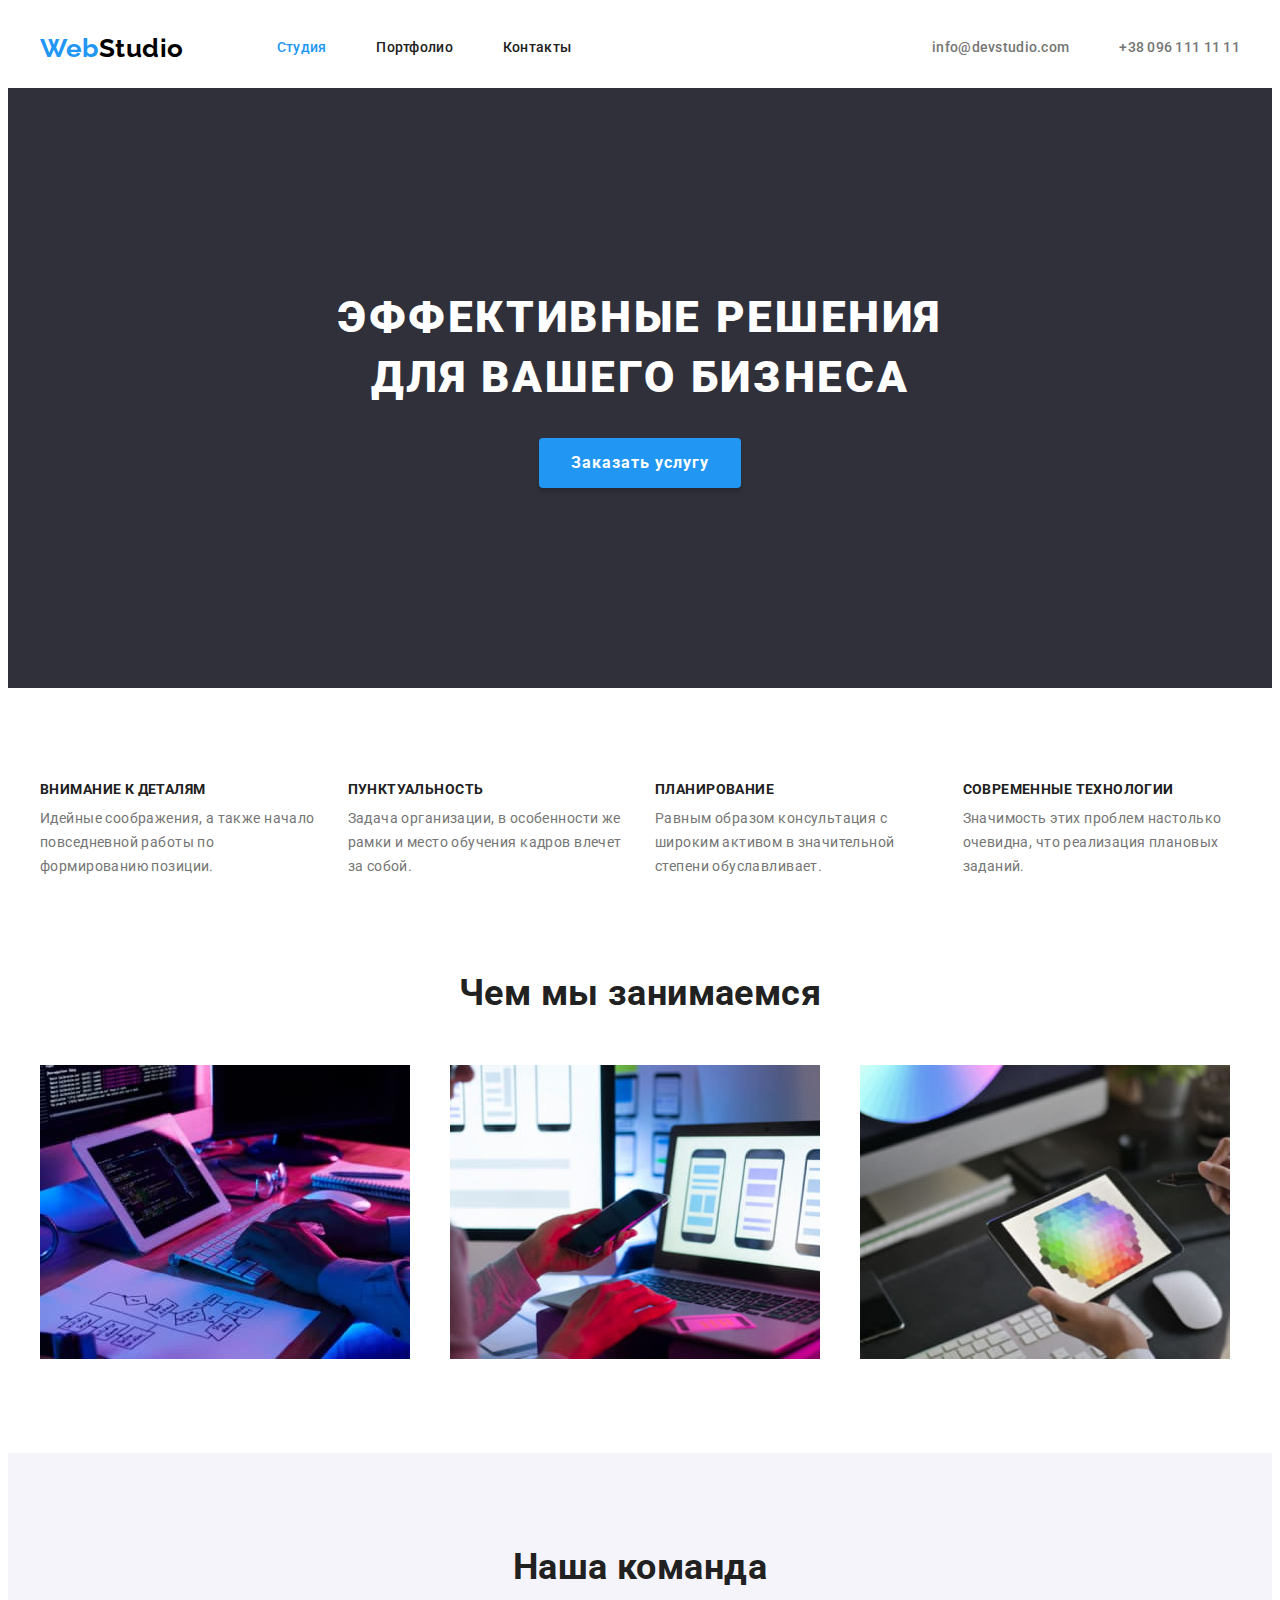
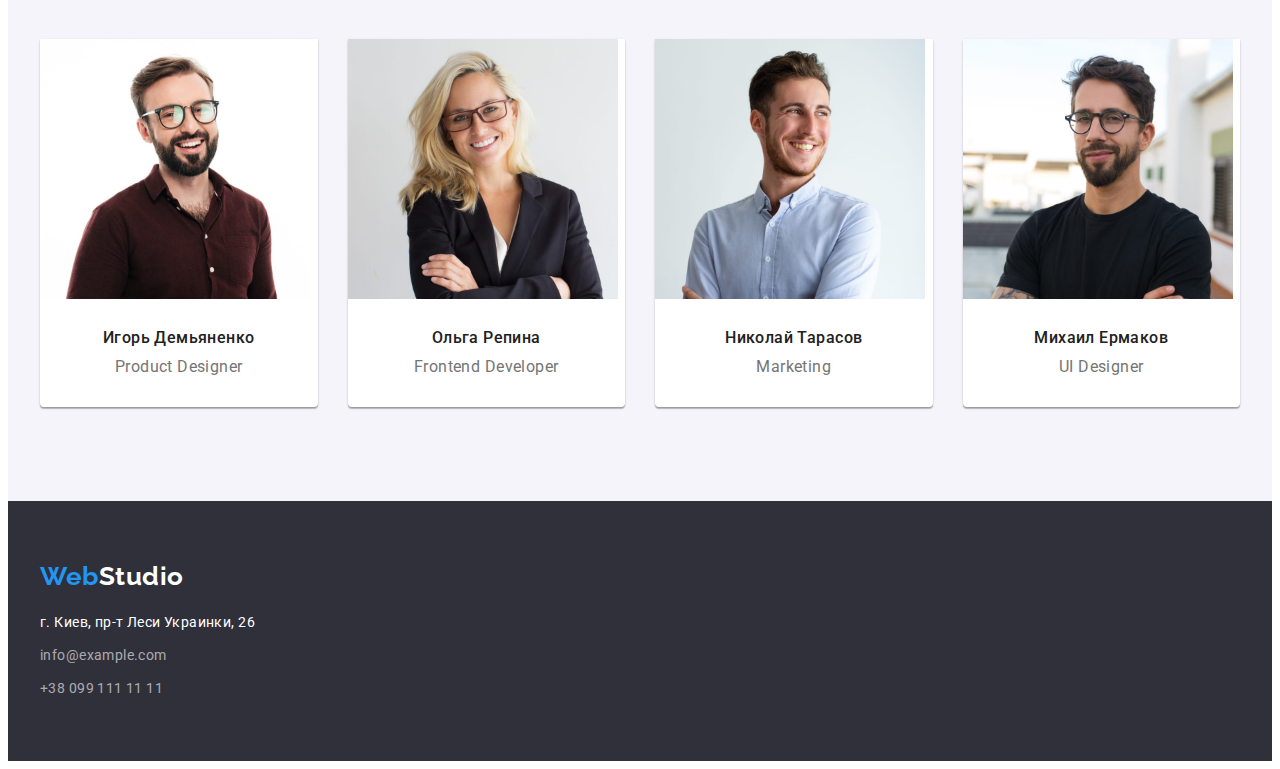
<file: index.html>
<!DOCTYPE html>
<html lang="ru">
  <head>
    <meta charset="UTF-8" />
    <meta http-equiv="X-UA-Compatible" content="IE=edge" />
    <meta name="viewport" content="width=device-width, initial-scale=1.0" />
    <title>Студия</title>
    <link rel="preconnect" href="https://fonts.googleapis.com" />
    <link rel="preconnect" href="https://fonts.gstatic.com" crossorigin />
    <link
      href="https://fonts.googleapis.com/css2?family=Raleway:wght@700&family=Roboto:wght@400;500;700;900&display=swap"
      rel="stylesheet"
    />
    <!-- Normalize start -->
    <link
      rel="stylesheet"
      href="https://cdnjs.cloudflare.com/ajax/libs/modern-normalize/1.1.0/modern-normalize.min.css"
      integrity="sha512-wpPYUAdjBVSE4KJnH1VR1HeZfpl1ub8YT/NKx4PuQ5NmX2tKuGu6U/JRp5y+Y8XG2tV+wKQpNHVUX03MfMFn9Q=="
      crossorigin="anonymous"
      referrerpolicy="no-referrer"
    />
    <!-- Normalize end -->
    <!-- Custom styles start -->
    <link rel="stylesheet" href="./css/styles.css" />
    <!-- Custom styles end -->
  </head>
  <!--Body-->
  <body>
    <!--Header-->
    <header class="header">
      <div class="container">
        <a class="logo" href="./index.html">
          Web<span class="logo-black">Studio</span>
        </a>
        <!--Navigation-->
        <nav class="site-nav">
          <ul class="nav-list list">
            <li class="site-nav-item">
              <a class="header-link link current" href="./index.html">Студия</a>
            </li>
            <li class="site-nav-item">
              <a class="header-link link" href="./portfolio.html">Портфолио</a>
            </li>
            <li class="site-nav-item">
              <a class="header-link link" href="">Контакты</a>
            </li>
          </ul>
        </nav>
        <!--Contacts header-->
        <ul class="contacts-list list">
          <li class="contacts-item">
            <a class="header-link link" href="mailto:info@devstudio.com">
              info@devstudio.com
            </a>
          </li>
          <li class="contacts-item">
            <a class="header-link link" href="tel:+380961111111"
              >+38 096 111 11 11</a
            >
          </li>
        </ul>
      </div>
    </header>
    <!--Main-->
    <main>
      <!--Герой-->
      <section class="hero">
        <div class="container">
          <h1 class="hero-title">Эффективные решения для вашего бизнеса</h1>
          <button class="hero-btn" type="button">Заказать услугу</button>
        </div>
      </section>
      <!--Особенности-->
      <section class="features section">
        <div class="container">
          <h2 class="visually-hidden">Особенности</h2>
          <ul class="feature-list list card-set">
            <li class="features-item card-item">
              <h3 class="features-title title">Внимание к деталям</h3>
              <p class="features-descr">
                Идейные соображения, а также начало повседневной работы по
                формированию позиции.
              </p>
            </li>
            <li class="features-item card-item">
              <h3 class="features-title title">Пунктуальность</h3>
              <p class="features-descr">
                Задача организации, в особенности же рамки и место обучения
                кадров влечет за собой.
              </p>
            </li>
            <li class="features-item card-item">
              <h3 class="features-title title">Планирование</h3>
              <p class="features-descr">
                Равным образом консультация с широким активом в значительной
                степени обуславливает.
              </p>
            </li>
            <li class="features-item card-item">
              <h3 class="features-title title">Современные технологии</h3>
              <p class="features-descr">
                Значимость этих проблем настолько очевидна, что реализация
                плановых заданий.
              </p>
            </li>
          </ul>
        </div>
      </section>
      <!--Чем мы занимаемся-->
      <section class="work-types section">
        <div class="container">
          <h2 class="section-title">Чем мы занимаемся</h2>
          <ul class="work-types-list card-set list">
            <li class="work-types-item card-item">
              <img
                class="images"
                src="./images/img_1.jpg"
                alt="Верстка"
                width="370"
                height="294"
              />
            </li>
            <li class="work-types-item card-item">
              <img
                class="images"
                src="./images/img_2.jpg"
                alt="Дизайн"
                width="370"
                height="294"
              />
            </li>
            <li class="work-types-item card-item">
              <img
                class="images"
                src="./images/img_3.jpg"
                alt="Внешнее оформление"
                width="370"
                height="294"
              />
            </li>
          </ul>
        </div>
      </section>
      <!--Наша команда-->
      <section class="team section">
        <div class="container">
          <h2 class="section-title">Наша команда</h2>
          <ul class="team-list card-set list">
            <li class="team-item card-item">
              <img
                class="team-img"
                src="./images/photo_1.jpg"
                alt="Фото Игорь Демьяненко"
                width="270"
                height="260"
              />
              <div class="team-wrapper">
                <h3 class="team-title">Игорь Демьяненко</h3>
                <p class="team-descr" lang="en">Product Designer</p>
              </div>
            </li>
            <li class="team-item card-item">
              <img
                class="team-img"
                src="./images/photo_2.jpg"
                alt="Фото Ольга Репина"
                width="270"
                height="260"
              />
              <div class="team-wrapper">
                <h3 class="team-title">Ольга Репина</h3>
                <p class="team-descr" lang="en">Frontend Developer</p>
              </div>
            </li>
            <li class="team-item card-item">
              <img
                class="team-img"
                src="./images/photo_3.jpg"
                alt="Фото Николай Тарасов"
                width="270"
                height="260"
              />
              <div class="team-wrapper">
                <h3 class="team-title">Николай Тарасов</h3>
                <p class="team-descr" lang="en">Marketing</p>
              </div>
            </li>
            <li class="team-item card-item">
              <img
                class="team-img"
                src="./images/photo_4.jpg"
                alt="Фото Михаил Ермаков"
                width="270"
                height="260"
              />
              <div class="team-wrapper">
                <h3 class="team-title">Михаил Ермаков</h3>
                <p class="team-descr" lang="en">UI Designer</p>
              </div>
            </li>
          </ul>
        </div>
      </section>
    </main>
    <!--Footer-->
    <footer class="footer">
      <div class="container">
        <a class="logo" href="index.html"
          >Web<span class="logo-white">Studio</span>
        </a>
        <address class="address">
          <ul class="footer-list list">
            <li>
              <a
                href="https://goo.gl/maps/9SiHz1dHuhAvryd87"
                target="_blank"
                rel="noreferrer noopener"
                class="footer-link link address-descr"
                >г. Киев, пр-т Леси Украинки, 26
              </a>
            </li>
            <li>
              <a href="mailto:info@example.com" class="footer-link link"
                >info@example.com</a
              >
            </li>
            <li>
              <a href="tel:+380991111111" class="footer-link link"
                >+38 099 111 11 11</a
              >
            </li>
          </ul>
        </address>
      </div>
    </footer>
  </body>
</html>
</file>
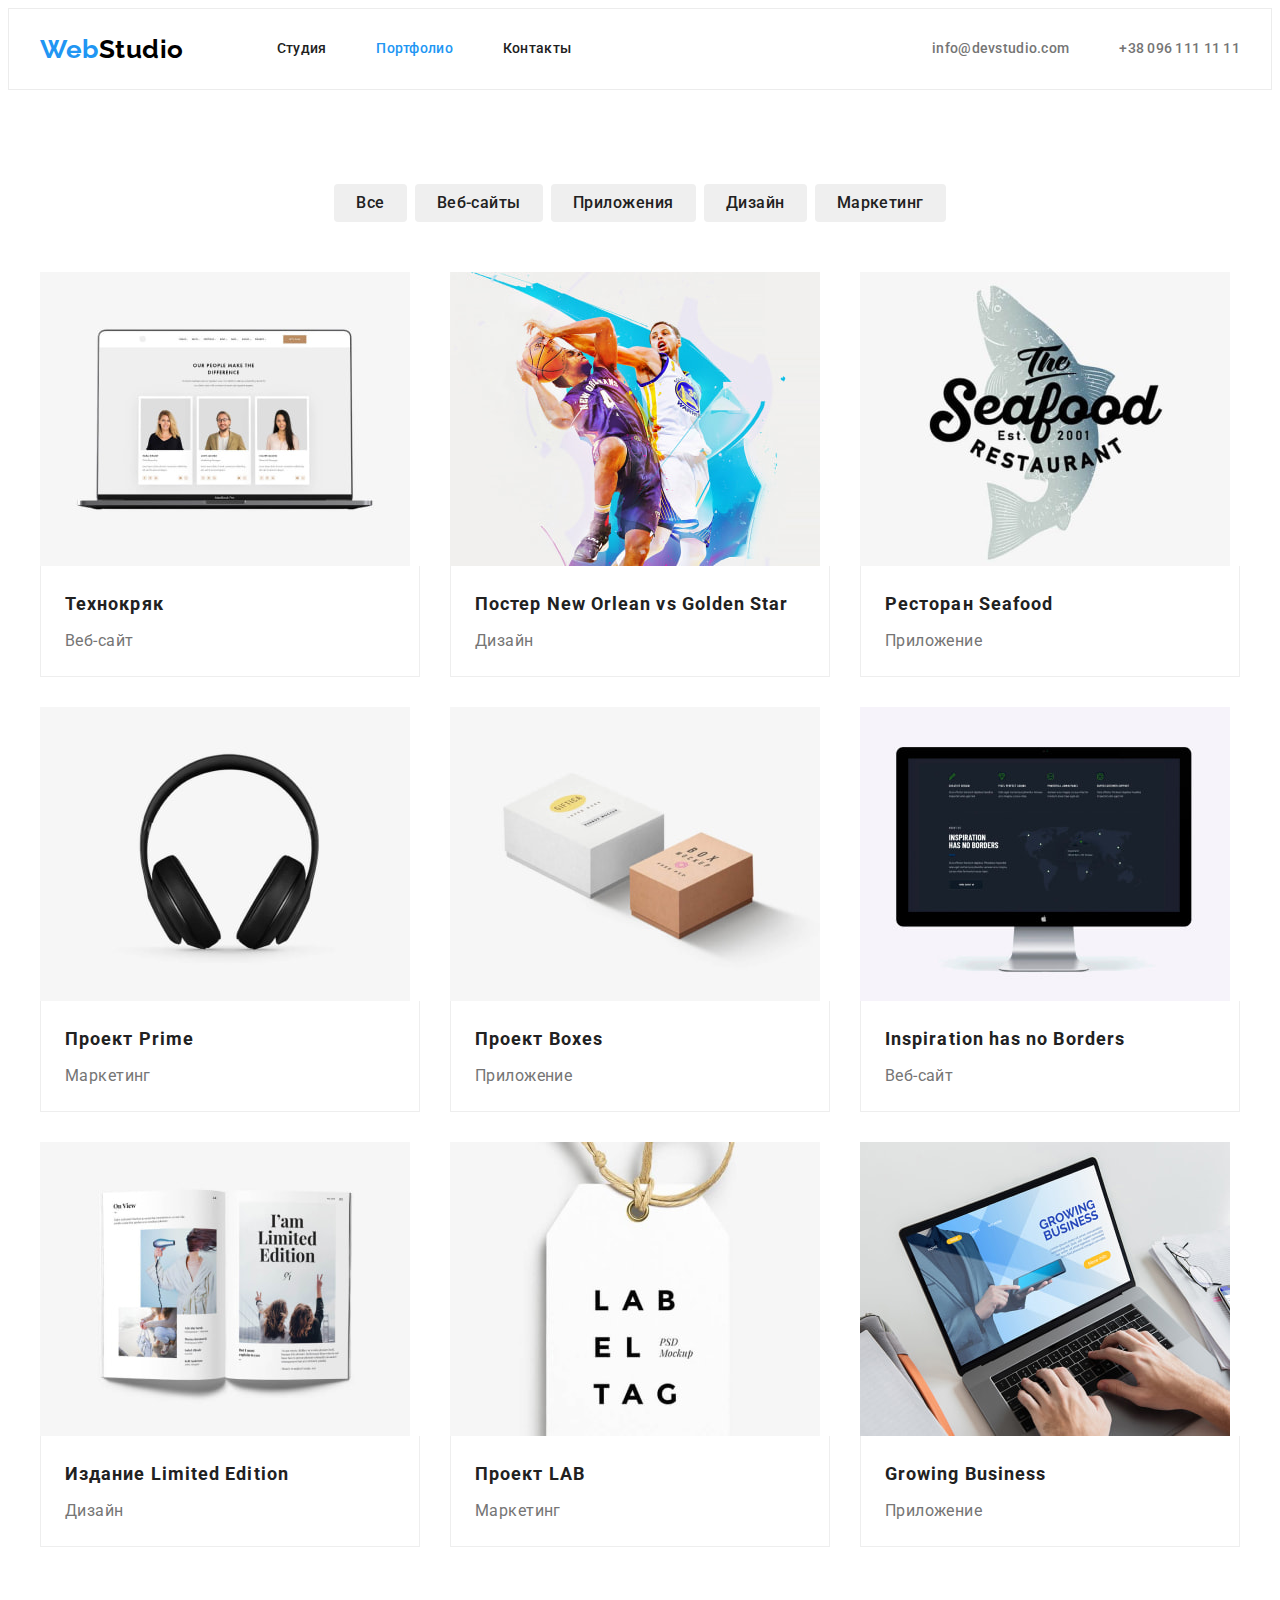
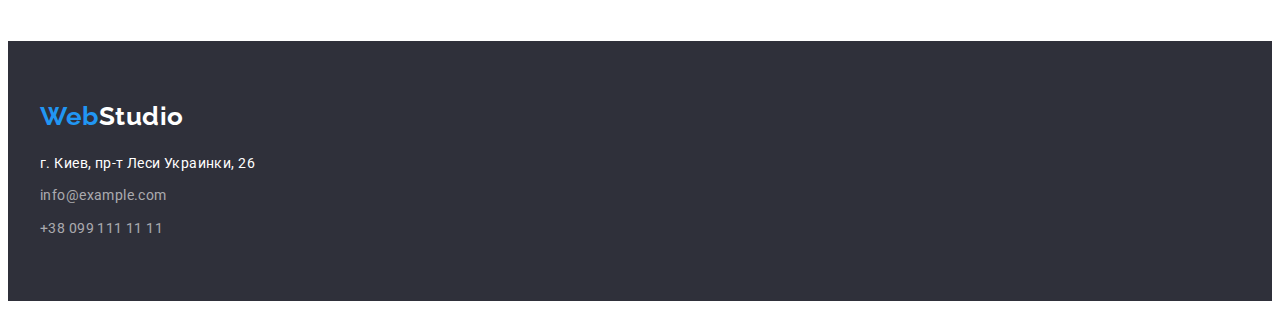
<file: portfolio.html>
<!DOCTYPE html>
<html lang="ru">
  <head>
    <meta charset="UTF-8" />
    <meta http-equiv="X-UA-Compatible" content="IE=edge" />
    <meta name="viewport" content="width=device-width, initial-scale=1.0" />
    <title>Студия</title>
    <link rel="preconnect" href="https://fonts.googleapis.com" />
    <link rel="preconnect" href="https://fonts.gstatic.com" crossorigin />
    <link
      href="https://fonts.googleapis.com/css2?family=Raleway:wght@700&family=Roboto:wght@400;500;700;900&display=swap"
      rel="stylesheet"
    />
    <!-- Normalize start -->
    <link
      rel="stylesheet"
      href="https://cdnjs.cloudflare.com/ajax/libs/modern-normalize/1.1.0/modern-normalize.min.css"
      integrity="sha512-wpPYUAdjBVSE4KJnH1VR1HeZfpl1ub8YT/NKx4PuQ5NmX2tKuGu6U/JRp5y+Y8XG2tV+wKQpNHVUX03MfMFn9Q=="
      crossorigin="anonymous"
      referrerpolicy="no-referrer"
    />
    <!-- Normalize end -->
    <!-- Custom styles start -->
    <link rel="stylesheet" href="./css/styles.css" />
    <!-- Custom styles end -->
  </head>
  <!--Body-->
  <body>
    <!--Header-->
    <header class="header header-portfolio">
      <div class="container">
        <a class="logo" href="./index.html">
          Web<span class="logo-black">Studio</span>
        </a>
        <!--Navigation-->
        <nav class="site-nav">
          <ul class="list">
            <li class="site-nav-item">
              <a class="header-link link" href="./index.html">Студия</a>
            </li>
            <li class="site-nav-item">
              <a class="header-link link current" href="./portfolio.html"
                >Портфолио</a
              >
            </li>
            <li class="site-nav-item">
              <a class="header-link link" href="">Контакты</a>
            </li>
          </ul>
        </nav>
        <!--Contacts header-->
        <ul class="contacts-list list">
          <li class="contacts-item">
            <a class="header-link link" href="mailto:info@devstudio.com">
              info@devstudio.com
            </a>
          </li>
          <li class="contacts-item">
            <a class="header-link link" href="tel:+380961111111"
              >+38 096 111 11 11</a
            >
          </li>
        </ul>
      </div>
    </header>
    <!--Main-->
    <main>
      <!-- Портфолио -->
      <section class="section">
        <div class="container">
          <h1 class="visually-hidden">Портфолио</h1>
          <ul class="filter-list list">
            <li class="filter-item">
              <button class="filter-btn" type="button">Все</button>
            </li>
            <li class="filter-item">
              <button class="filter-btn" type="button">Веб-сайты</button>
            </li>
            <li class="filter-item">
              <button class="filter-btn" type="button">Приложения</button>
            </li>
            <li class="filter-item">
              <button class="filter-btn" type="button">Дизайн</button>
            </li>
            <li class="filter-item">
              <button class="filter-btn" type="button">Маркетинг</button>
            </li>
          </ul>
          <ul class="portfolio-list card-set portfolio list">
            <li class="portfolio-item card-item">
              <a class="link" href="" target="_blank" rel="noopener noreferrer">
                <img
                  class="portfolio-img"
                  src="./images/portfolio/img_1.jpg"
                  alt="Ноутбук с контентом"
                  width="370"
                  height="294"
                />
                <div class="portfolio-container">
                  <h2 class="portfolio-title title">Технокряк</h2>
                  <p class="portfolio-discr">Веб-сайт</p>
                </div>
              </a>
            </li>
            <li class="portfolio-item card-item">
              <a class="link" href="" target="_blank" rel="noopener noreferrer">
                <img
                  class="portfolio-img"
                  src="./images/portfolio/img_2.jpg"
                  alt="Два баскетболиста"
                  width="370"
                  height="294"
                />
                <div class="portfolio-container">
                  <h2 class="portfolio-title title">
                    Постер New Orlean vs Golden Star
                  </h2>
                  <p class="portfolio-discr">Дизайн</p>
                </div>
              </a>
            </li>
            <li class="portfolio-item card-item">
              <a class="link" href="" target="_blank" rel="noopener noreferrer">
                <img
                  class="portfolio-img"
                  src="./images/portfolio/img_3.jpg"
                  alt="Логотип ресторана"
                  width="370"
                  height="294"
                />
                <div class="portfolio-container">
                  <h2 class="portfolio-title title">Ресторан Seafood</h2>
                  <p class="portfolio-discr">Приложение</p>
                </div>
              </a>
            </li>
            <li class="portfolio-item card-item">
              <a class="link" href="" target="_blank" rel="noopener noreferrer">
                <img
                  class="portfolio-img"
                  src="./images/portfolio/img_4.jpg"
                  alt="Наушники"
                  width="370"
                  height="294"
                />
                <div class="portfolio-container">
                  <h2 class="portfolio-title title">Проект Prime</h2>
                  <p class="portfolio-discr">Маркетинг</p>
                </div>
              </a>
            </li>
            <li class="portfolio-item card-item">
              <a class="link" href="" target="_blank" rel="noopener noreferrer">
                <img
                  class="portfolio-img"
                  src="./images/portfolio/img_5.jpg"
                  alt="Две коробки"
                  width="370"
                  height="294"
                />
                <div class="portfolio-container">
                  <h2 class="portfolio-title title">Проект Boxes</h2>
                  <p class="portfolio-discr">Приложение</p>
                </div>
              </a>
            </li>
            <li class="portfolio-item card-item">
              <a class="link" href="" target="_blank" rel="noopener noreferrer">
                <img
                  class="portfolio-img"
                  src="./images/portfolio/img_6.jpg"
                  alt="Монитор с изображением"
                  width="370"
                  height="294"
                />
                <div class="portfolio-container">
                  <h2 class="portfolio-title title">
                    Inspiration has no Borders
                  </h2>
                  <p class="portfolio-discr">Веб-сайт</p>
                </div>
              </a>
            </li>
            <li class="portfolio-item card-item">
              <a class="link" href="" target="_blank" rel="noopener noreferrer">
                <img
                  class="portfolio-img"
                  src="./images/portfolio/img_7.jpg"
                  alt="Открытая книга"
                  width="370"
                  height="294"
                />
                <div class="portfolio-container">
                  <h2 class="portfolio-title title">Издание Limited Edition</h2>
                  <p class="portfolio-discr">Дизайн</p>
                </div>
              </a>
            </li>
            <li class="portfolio-item card-item">
              <a class="link" href="" target="_blank" rel="noopener noreferrer">
                <img
                  class="portfolio-img"
                  src="./images/portfolio/img_8.jpg"
                  alt="Бирочка"
                  width="370"
                  height="294"
                />
                <div class="portfolio-container">
                  <h2 class="portfolio-title title">Проект LAB</h2>
                  <p class="portfolio-discr">Маркетинг</p>
                </div>
              </a>
            </li>
            <li class="portfolio-item card-item">
              <a class="link" href="" target="_blank" rel="noopener noreferrer">
                <img
                  class="portfolio-img"
                  src="./images/portfolio/img_9.jpg"
                  alt="Ноутбук с программным обеспечением"
                  width="370"
                  height="294"
                />
                <div class="portfolio-container">
                  <h2 class="portfolio-title title">Growing Business</h2>
                  <p class="portfolio-discr">Приложение</p>
                </div>
              </a>
            </li>
          </ul>
        </div>
      </section>
    </main>
    <!--Footer-->
    <footer class="footer">
      <div class="container">
        <a class="logo" href="index.html"
          >Web<span class="logo-white">Studio</span>
        </a>
        <address class="address">
          <ul class="footer-list list">
            <li>
              <a
                href="https://goo.gl/maps/9SiHz1dHuhAvryd87"
                target="_blank"
                rel="noreferrer noopener"
                class="footer-link link address-descr"
                >г. Киев, пр-т Леси Украинки, 26
              </a>
            </li>
            <li>
              <a href="mailto:info@example.com" class="footer-link link"
                >info@example.com</a
              >
            </li>
            <li>
              <a href="tel:+380991111111" class="footer-link link"
                >+38 099 111 11 11</a
              >
            </li>
          </ul>
        </address>
      </div>
    </footer>
  </body>
</html>
</file>
<file: css/styles.css>
:root {
    --primary-text-color: #757575;
    --title-text-color: #212121;
    --accent-color: #2196F3;
    --text-color-white: #ffffff;
    --backgraund-color-grey: #F5F4FA;
    --backgraund-color-dark: #2F303A;
/* Other */
    --indent: 30px;
    --item: 4;
}
body{
    font-family: 'Roboto', sans-serif;
    font-size: 14px;
    line-height: 1.71;
    letter-spacing: 0.03em;
    color: var(--primary-text-color);
}
/* Частковий ресет */
h1, h2, h3, h4, h5, h6, p{
    margin: 0;
}
ul{
    padding: 0;
    margin: 0;
}
img{
    display: block;
    height: auto;
    max-width: 100%;
}
/* Visually-hidden */
.visually-hidden {
    position: absolute;
    white-space: nowrap;
    width: 1px;
    height: 1px;
    overflow: hidden;
    border: 0;
    padding: 0;
    clip: rect(0 0 0 0);
    clip-path: inset(50%);
    margin: -1px;
}
/* Утилітарні */
.section{
    padding-top: 94px;
    padding-bottom: 94px;
}
.card-set{
    display: flex;
    flex-wrap: wrap;
    gap: var(--indent);
}
.card-item{
    flex-basis: calc((100% - var(--indent) * (var(--item) - 1)) / var(--item));
}
/* Хедер */
.logo{
    font-family: 'Raleway', sans-serif;
    font-weight: 700;
    font-size: 26px;
    letter-spacing: 0.02em;
    line-height: 1.19;
    color: var(--accent-color);
    text-decoration: none;
}
.header .logo{
    margin-right: 93px;
}
.logo-black{
    color: #000000;
}
.logo-white{
    color: var(--text-color-white)
}
.list{
    list-style: none;  
}
.link{
    color: currentColor;
    text-decoration: none;
}
.header{
    font-weight: 500;
    line-height: 1.14;
    letter-spacing: 0.02em;
}
.header-link{
    display: flex;
    padding: 32px 0;
    align-items: center;
}
.header-link:hover,
.header-link:focus {
    color: var(--accent-color);
}
.site-nav{
    color: var(--title-text-color);
}
.site-nav .current{
    color: var(--accent-color);
}   
.title{
    font-weight: 700;
    color: var(--title-text-color);
}
.container{
    width: 1200px;
    margin: 0 auto;
    padding: 0 15px;
}
.header .container{
    display: flex;
    align-items: center;
}
.site-nav .list,
.contacts-list{
    display: flex;
}
.contacts-list{
    margin-left: auto;
}
.site-nav-item:not(:last-child),
.contacts-item:not(:last-child){
    margin-right: 50px;
}
/* Герой */
.hero{
    background-color: var(--backgraund-color-dark);
    padding-top: 200px;
    padding-bottom: 200px;
}
.hero-title{
    font-weight: 900;
    font-size: 44px;
    width: 696px;
    line-height: 1.36;
    text-align: center;
    letter-spacing: 0.06em;
    text-transform: uppercase;
    color: var(--text-color-white);
    margin: 0 auto;
    margin-bottom: 30px;
}
.hero-btn{
    font-family: inherit;
    font-weight: 700;
    font-size: 16px;
    line-height: 1.87;
    letter-spacing: 0.06em;
    background-color: var(--accent-color);
    color: var(--text-color-white);
    border: none;
    box-shadow: 0px 4px 4px rgba(0, 0, 0, 0.15);
    border-radius: 4px;
    cursor: pointer;
    display: block;
    margin: 0 auto;
    padding-top: 10px;
    padding-right: 32px;
    padding-bottom: 10px;
    padding-left: 32px;
}
/* Особенности  */
.features-title{
    font-size: 14px;
    line-height: 1.14;
    text-transform: uppercase;
    margin-bottom: 10px;
}
/* Чем мы занимаемся */
.section-title {
    font-size: 36px;
    line-height: 1.16;
    color: var(--title-text-color);
    text-align: center;
    margin-bottom: 50px;
}
.work-types{
    padding-top: 0;
}
.work-types-list{
    --item: 3;
}
/* Наша команда */
.team{
    background-color: var(--backgraund-color-grey);
}
.team-item{
    background-color: #ffffff;
    box-shadow: 0px 1px 3px rgba(0, 0, 0, 0.12), 0px 1px 1px rgba(0, 0, 0, 0.14), 0px 2px 1px rgba(0, 0, 0, 0.2);
    border-radius: 0px 0px 4px 4px;
}
.team-wrapper{
    padding: 30px;
}
.team-title {
    font-weight: 500;
    font-size: 16px;
    line-height: 1.18;
    color: var(--title-text-color);

    text-align: center;
    margin-bottom: 10px;
}
.team-descr{
    font-size: 16px;
    line-height: 1.18;

    text-align: center;
}
/* Footer */
.footer{
    background-color: var(--backgraund-color-dark);
    padding-top: 60px;
    padding-bottom: 60px;
}
.footer .logo{
    margin-bottom: 20px;
    display: block;
}
.footer-list{
    background-color: inherit;
    gap: 9px;
    display: flex;
    flex-direction: column;
}
.footer-link{
    margin-bottom: 9px;
}
.address{
    font-style: inherit;
    color: rgba(255, 255, 255, 0.6);
}
.address-descr{
    color: var(--text-color-white);
    margin-bottom: 20px;
}
/* Портфоліо */
.header-portfolio{
    border: 1px solid #ECECEC;
}
.filter-list{
    display: flex;
    margin-bottom: 50px;
    justify-content: center;
}
.filter-btn{
    font-family: inherit;
    font-weight: 500;
    font-size: 16px;
    line-height: 1.62;
    text-align: center;
    letter-spacing: 0.03em;
    color: var(--title-text-color);
    cursor: pointer;
    border: none;
    border-radius: 4px;
    padding: 6px 22px;
}
.filter-item:not(:last-child){
    margin-right: 8px;
}
.filter-btn:hover,
.filter-btn:focus{
    color: var(--text-color-white);
    background-color: var(--accent-color);
}
.portfolio-list{
    --item: 3;
}
.portfolio-container{
    padding-top: 20px;
    padding-right: 24px;
    padding-bottom: 20px;
    padding-left: 24px;
    border: 1px solid #EEEEEE;
    border-top: none;
}
.portfolio-title{
    margin-bottom: 4px;
}
.portfolio .portfolio-title{
    font-size: 18px;
    line-height: 2;
    letter-spacing: 0.06em;
}
.portfolio .portfolio-discr{
    font-size: 16px;
    line-height: 1.87;
}
</file>
